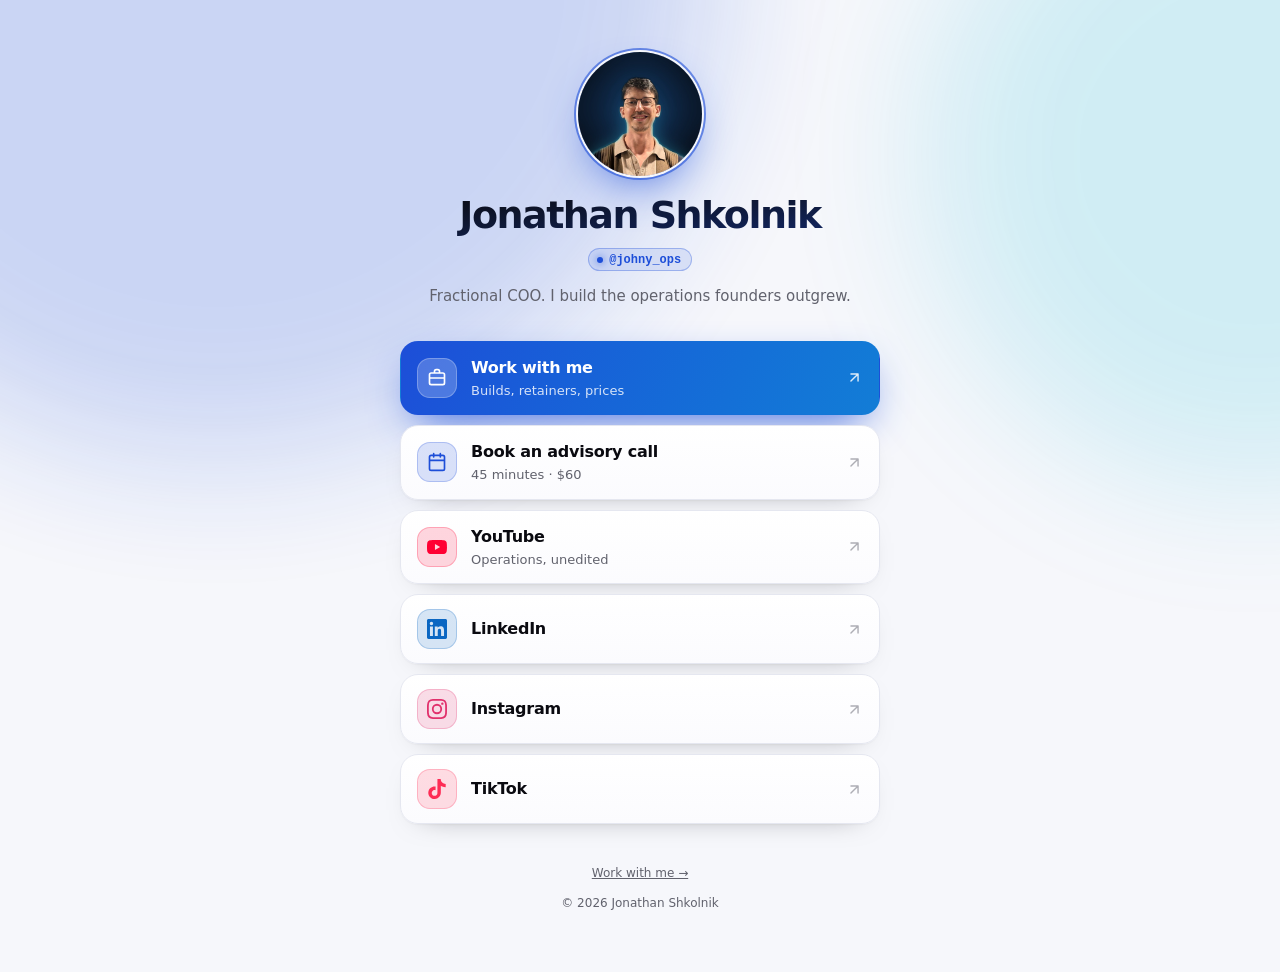
<file: index.html>
<!doctype html>
<html lang="en">
<head>
<meta charset="utf-8">
<meta name="viewport" content="width=device-width, initial-scale=1">
<!--meta:start-->
<title>Jonathan Shkolnik — johny.ops</title>
<meta name="description" content="Fractional COO. Operations, systems, and the boring work that makes companies run.">
<link rel="canonical" href="https://johnyops.com">
<meta property="og:type" content="profile">
<meta property="og:title" content="Jonathan Shkolnik — johny.ops">
<meta property="og:description" content="Fractional COO. Operations, systems, and the boring work that makes companies run.">
<meta property="og:url" content="https://johnyops.com">
<meta property="og:image" content="https://johnyops.com/avatar.jpg">
<meta name="twitter:card" content="summary_large_image">
<meta name="theme-color" content="#1d4ed8">
<!--meta:end-->
<link rel="icon" href="data:,">
<link rel="stylesheet" href="style.css">
</head>
<body>
<main>
  <header>
    <div id="avatarWrap" hidden><img id="avatar" alt=""></div>
    <h1 id="name"></h1>
    <p class="pill" id="handle" hidden></p>
    <p id="tagline"></p>
  </header>

  <nav aria-label="Links"><ul class="links" id="links"></ul></nav>

  <form class="surface signup" id="signup" hidden>
    <h2 id="emailHeading"></h2>
    <p id="emailSub"></p>
    <div class="row">
      <label for="email" style="position:absolute;left:-9999px">Email address</label>
      <input id="email" name="email" type="email" required autocomplete="email" placeholder="you@example.com">
      <button class="btn" type="submit" id="submit"></button>
    </div>
    <p id="formMsg" role="status" aria-live="polite"></p>
  </form>

  <footer>
    <p><a href="services.html">Work with me →</a></p>
    <p id="footer"></p>
  </footer>
</main>

<script src="config.js"></script>
<script>
(function () {
  var c = CONFIG, NS = "http://www.w3.org/2000/svg";

  // real brand marks, so the page does not look like an emoji picker
  var ICONS = {
    youtube:   { c: "#FF0033", d: "M23.5 6.19a3.02 3.02 0 0 0-2.12-2.14C19.5 3.55 12 3.55 12 3.55s-7.5 0-9.38.5A3.02 3.02 0 0 0 .5 6.19C0 8.07 0 12 0 12s0 3.93.5 5.81a3.02 3.02 0 0 0 2.12 2.14c1.88.5 9.38.5 9.38.5s7.5 0 9.38-.5a3.02 3.02 0 0 0 2.12-2.14C24 15.93 24 12 24 12s0-3.93-.5-5.81zM9.55 15.57V8.43L15.82 12l-6.27 3.57z" },
    linkedin:  { c: "#0A66C2", d: "M20.45 20.45h-3.55v-5.57c0-1.33-.03-3.04-1.85-3.04-1.86 0-2.14 1.45-2.14 2.94v5.67H9.35V9h3.42v1.56h.04c.48-.9 1.64-1.85 3.37-1.85 3.6 0 4.27 2.37 4.27 5.46v6.28zM5.34 7.43a2.06 2.06 0 1 1 0-4.13 2.06 2.06 0 0 1 0 4.13zm1.78 13.02H3.56V9h3.56v11.45zM22.22 0H1.77C.79 0 0 .77 0 1.73v20.54C0 23.23.79 24 1.77 24h20.45c.98 0 1.78-.77 1.78-1.73V1.73C24 .77 23.2 0 22.22 0z" },
    instagram: { c: "#E1306C", d: "M12 2.16c3.2 0 3.58.01 4.85.07 3.25.15 4.77 1.69 4.92 4.92.06 1.27.07 1.65.07 4.85s-.01 3.58-.07 4.85c-.15 3.23-1.66 4.77-4.92 4.92-1.27.06-1.64.07-4.85.07s-3.58-.01-4.85-.07c-3.26-.15-4.77-1.7-4.92-4.92-.06-1.27-.07-1.65-.07-4.85s.01-3.58.07-4.85c.15-3.23 1.66-4.77 4.92-4.92 1.27-.06 1.65-.07 4.85-.07zm0-2.16C8.74 0 8.33.01 7.05.07c-4.36.2-6.78 2.62-6.98 6.98C.01 8.33 0 8.74 0 12s.01 3.67.07 4.95c.2 4.36 2.62 6.78 6.98 6.98 1.28.06 1.69.07 4.95.07s3.67-.01 4.95-.07c4.35-.2 6.78-2.62 6.98-6.98.06-1.28.07-1.69.07-4.95s-.01-3.67-.07-4.95c-.2-4.35-2.62-6.78-6.98-6.98C15.67.01 15.26 0 12 0zm0 5.84a6.16 6.16 0 1 0 0 12.32 6.16 6.16 0 0 0 0-12.32zM12 16a4 4 0 1 1 0-8 4 4 0 0 1 0 8zm6.41-11.85a1.44 1.44 0 1 0 0 2.89 1.44 1.44 0 0 0 0-2.89z" },
    tiktok:    { c: "#FE2C55", d: "M12.53.02c1.31-.02 2.61-.01 3.91-.02.08 1.53.63 3.09 1.75 4.17 1.12 1.11 2.7 1.62 4.24 1.79v4.03c-1.44-.05-2.89-.35-4.2-.97-.57-.26-1.1-.59-1.62-.93-.01 2.92.01 5.84-.02 8.75-.08 1.4-.54 2.79-1.35 3.94-1.31 1.92-3.58 3.17-5.91 3.21-1.43.08-2.86-.31-4.08-1.03-2.02-1.19-3.44-3.37-3.65-5.71-.02-.5-.03-1-.01-1.49.18-1.9 1.12-3.72 2.58-4.96 1.66-1.44 3.98-2.13 6.15-1.72.02 1.48-.04 2.96-.04 4.44-.99-.32-2.15-.23-3.02.37-.63.41-1.11 1.04-1.36 1.75-.21.51-.15 1.07-.14 1.61.24 1.64 1.82 3.02 3.5 2.87 1.12-.01 2.19-.66 2.77-1.61.19-.33.4-.67.41-1.06.1-1.79.06-3.57.07-5.36.01-4.03-.01-8.05.02-12.07z" },
    substack:  { c: "#FF6719", d: "M22.54 8.24H1.46V5.41h21.08v2.83zM1.46 10.81V24L12 18.11 22.54 24V10.81H1.46zM22.54 0H1.46v2.84h21.08V0z" },
    calendar:  { s: 1, d: "M8 2v4M16 2v4M3 10h18M5 4h14a2 2 0 0 1 2 2v14a2 2 0 0 1-2 2H5a2 2 0 0 1-2-2V6a2 2 0 0 1 2-2z" },
    briefcase: { s: 1, d: "M9 6V4a2 2 0 0 1 2-2h2a2 2 0 0 1 2 2v2M3 8a2 2 0 0 1 2-2h14a2 2 0 0 1 2 2v10a2 2 0 0 1-2 2H5a2 2 0 0 1-2-2V8zM3 12h18" },
    mail:      { s: 1, d: "M4 4h16a2 2 0 0 1 2 2v12a2 2 0 0 1-2 2H4a2 2 0 0 1-2-2V6a2 2 0 0 1 2-2zM22 7l-10 6L2 7" },
    link:      { s: 1, d: "M10 13a5 5 0 0 0 7.5.5l3-3a5 5 0 0 0-7-7l-1.7 1.7M14 11a5 5 0 0 0-7.5-.5l-3 3a5 5 0 0 0 7 7l1.7-1.7" }
  };

  function svg(d, stroke) {
    var s = document.createElementNS(NS, "svg");
    s.setAttribute("viewBox", "0 0 24 24");
    s.setAttribute("aria-hidden", "true");
    var p = document.createElementNS(NS, "path");
    p.setAttribute("d", d);
    if (stroke) {
      s.setAttribute("fill", "none");
      s.setAttribute("stroke", "currentColor");
      s.setAttribute("stroke-width", "2");
      s.setAttribute("stroke-linecap", "round");
      s.setAttribute("stroke-linejoin", "round");
    } else {
      s.setAttribute("fill", "currentColor");
    }
    s.appendChild(p);
    return s;
  }

  // ---- click + pageview tracking (no backend; GoatCounter's public pixel) ----
  function track(path) {
    if (!c.goatcounter) return;
    fetch("https://" + c.goatcounter + ".goatcounter.com/count?p=" +
          encodeURIComponent(path) + "&e=true&r=" + encodeURIComponent(document.referrer),
          { mode: "no-cors", keepalive: true }).catch(function () {});
  }
  track("/");

  // ---- header ----
  document.title = (c.seo && c.seo.title) || c.name;
  document.getElementById("name").textContent = c.name;
  document.getElementById("tagline").textContent = c.tagline || "";
  if (c.handle) {
    var hEl = document.getElementById("handle");
    hEl.textContent = c.handle;
    hEl.hidden = false;
  }
  if (c.avatar) {
    var img = document.getElementById("avatar"), wrap = document.getElementById("avatarWrap");
    img.onerror = function () { wrap.hidden = true; };
    img.src = c.avatar;
    img.alt = c.name;
    wrap.hidden = false;
  }
  if (c.theme) {
    var accent = matchMedia("(prefers-color-scheme: dark)").matches
      ? (c.theme.accentDark || c.theme.accent) : c.theme.accent;
    if (accent) document.documentElement.style.setProperty("--accent", accent);
  }
  document.getElementById("footer").textContent = "© " + new Date().getFullYear() + " " + c.name;

  // ---- links ----
  var list = document.getElementById("links");
  c.links.forEach(function (l) {
    var a = document.createElement("a");
    a.className = "link" + (l.featured ? " featured" : "");
    a.href = l.url;
    a.rel = "noopener me";

    var chip = document.createElement("span");
    chip.className = "chip";
    var ico = ICONS[l.icon];
    if (ico) {
      a.style.setProperty("--brand", ico.c || "var(--accent)");
      chip.appendChild(svg(ico.d, ico.s));
    } else if (l.icon && /^(https?:|\/|\.)|\.(png|jpe?g|svg|webp|gif)$/i.test(l.icon)) {
      a.style.setProperty("--brand", "var(--accent)");
      var im = document.createElement("img");
      im.src = l.icon; im.alt = "";
      chip.appendChild(im);
    } else if (l.icon) {
      a.style.setProperty("--brand", "var(--accent)");
      var em = document.createElement("span");
      em.className = "emoji";
      em.textContent = l.icon;
      em.setAttribute("aria-hidden", "true");
      chip.appendChild(em);
    } else {
      a.style.setProperty("--brand", "var(--accent)");
      chip.appendChild(svg(ICONS.link.d, 1));
    }
    a.appendChild(chip);

    var txt = document.createElement("span");
    txt.className = "text";
    var lab = document.createElement("span");
    lab.className = "label";
    lab.textContent = l.label;
    txt.appendChild(lab);
    if (l.description) {
      var d = document.createElement("span");
      d.className = "desc";
      d.textContent = l.description;
      txt.appendChild(d);
    }
    a.appendChild(txt);

    var go = svg("M7 17L17 7M7 7h10v10", 1);
    go.setAttribute("class", "go");
    a.appendChild(go);

    a.addEventListener("click", function () { track("/click/" + l.label); });

    var li = document.createElement("li");
    li.appendChild(a);
    list.appendChild(li);
  });

  // ---- email capture ----
  if (c.emailEndpoint) {
    var form = document.getElementById("signup"),
        msg = document.getElementById("formMsg"),
        btn = document.getElementById("submit");
    document.getElementById("emailHeading").textContent = c.emailHeading || "Subscribe";
    document.getElementById("emailSub").textContent = c.emailSub || "";
    btn.textContent = c.emailButton || "Subscribe";
    form.hidden = false;
    form.addEventListener("submit", function (e) {
      e.preventDefault();
      btn.disabled = true;
      msg.textContent = "Sending…";
      fetch(c.emailEndpoint, {
        method: "POST",
        headers: { "Content-Type": "application/json", "Accept": "application/json" },
        body: JSON.stringify({ email: document.getElementById("email").value })
      }).then(function (r) {
        if (!r.ok) throw new Error(r.status);
        form.reset();
        msg.textContent = "Thanks — check your inbox.";
        track("/signup");
      }).catch(function () {
        msg.textContent = "Something went wrong. Try again?";
      }).finally(function () { btn.disabled = false; });
    });
  }
})();
</script>
</body>
</html>
</file>
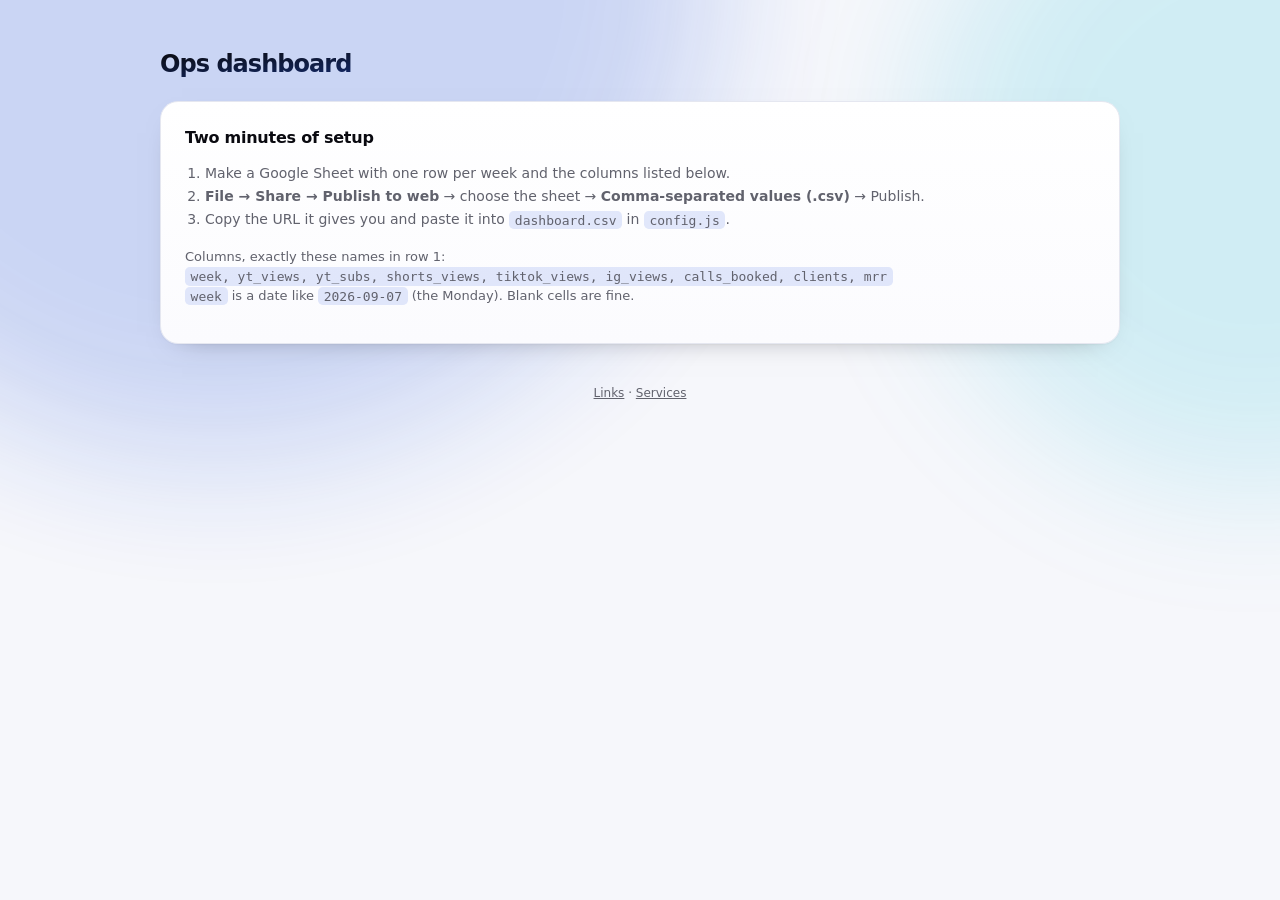
<file: dashboard.html>
<!doctype html>
<html lang="en">
<head>
<meta charset="utf-8">
<meta name="viewport" content="width=device-width, initial-scale=1">
<meta name="robots" content="noindex, nofollow">
<title>Ops dashboard</title>
<link rel="icon" href="data:,">
<link rel="stylesheet" href="style.css">
<style>
main.dash { max-width: 60rem; }
.head { display: flex; align-items: baseline; justify-content: space-between; gap: 1rem; flex-wrap: wrap; margin-bottom: 1.5rem; }
.head h1 { font-size: 1.5rem; }
.stamp { color: var(--muted); font: 500 .75rem/1.4 ui-monospace, SFMono-Regular, Menlo, monospace; }
.eyebrow {
  font: 650 .6875rem/1 ui-monospace, SFMono-Regular, Menlo, monospace;
  letter-spacing: .12em; text-transform: uppercase; color: var(--muted); margin: 2.25rem 0 .875rem;
}
.tiles { display: grid; gap: .75rem; grid-template-columns: repeat(2, 1fr); }
@media (min-width: 44rem) { .tiles { grid-template-columns: repeat(4, 1fr); } }
.tile { padding: 1rem 1.125rem; }
.tile .k { font: 650 .6875rem/1.3 ui-monospace, SFMono-Regular, Menlo, monospace;
  letter-spacing: .06em; text-transform: uppercase; color: var(--muted); }
.tile .v { font-size: 1.625rem; font-weight: 800; letter-spacing: -.04em; margin-top: .375rem; }
.tile .d { font-size: .75rem; margin-top: .125rem; color: var(--muted); }
.up { color: #16a34a; } .down { color: #dc2626; }
@media (prefers-color-scheme: dark) { .up { color: #4ade80; } .down { color: #f87171; } }

.panel { padding: 1.25rem; }
.pair { display: grid; gap: .75rem; }
@media (min-width: 46rem) { .pair { grid-template-columns: 1fr 1fr; } }
.chart { width: 100%; height: 200px; display: block; overflow: visible; }
.chart .grid { stroke: var(--border); stroke-width: 1; }
.chart .lbl { fill: var(--muted); font-size: 10px; font-family: ui-monospace, Menlo, monospace; }
.legend { display: flex; gap: 1rem; flex-wrap: wrap; margin-top: .75rem; font-size: .75rem; color: var(--muted); }
.legend i { display: inline-block; width: 10px; height: 10px; border-radius: 3px; margin-right: .35rem; vertical-align: -1px; }

table { width: 100%; border-collapse: collapse; font-size: .8125rem; }
.scroll { overflow-x: auto; }
th, td { text-align: right; padding: .55rem .6rem; border-bottom: 1px solid var(--border); white-space: nowrap; }
th:first-child, td:first-child { text-align: left; position: sticky; left: 0; background: var(--card); }
th { color: var(--muted); font-weight: 650; font-size: .6875rem; text-transform: uppercase;
  letter-spacing: .06em; }
tbody tr:last-child td { border-bottom: 0; }

.setup { padding: 1.5rem; }
.setup h2 { margin-bottom: .75rem; }
.setup ol { padding-left: 1.25rem; margin: 0; color: var(--muted); font-size: .875rem; line-height: 1.65; }
.setup code { font-family: ui-monospace, SFMono-Regular, Menlo, monospace; font-size: .8125rem;
  background: color-mix(in srgb, var(--accent) 12%, transparent); padding: .1rem .35rem; border-radius: .3rem; }
.setup .cols { margin-top: 1rem; font-size: .8125rem; color: var(--muted); }
.err { color: #dc2626; font-size: .875rem; }
@media (prefers-color-scheme: dark) { .err { color: #f87171; } }
</style>
</head>
<body>
<main class="dash">
  <div class="head">
    <h1>Ops dashboard</h1>
    <span class="stamp" id="stamp"></span>
  </div>

  <div id="setup" class="surface setup" hidden>
    <h2>Two minutes of setup</h2>
    <ol>
      <li>Make a Google Sheet with one row per week and the columns listed below.</li>
      <li><strong>File → Share → Publish to web</strong> → choose the sheet → <strong>Comma-separated values (.csv)</strong> → Publish.</li>
      <li>Copy the URL it gives you and paste it into <code>dashboard.csv</code> in <code>config.js</code>.</li>
    </ol>
    <p class="cols">Columns, exactly these names in row 1:<br>
      <code>week, yt_views, yt_subs, shorts_views, tiktok_views, ig_views, calls_booked, clients, mrr</code><br>
      <code>week</code> is a date like <code>2026-09-07</code> (the Monday). Blank cells are fine.</p>
  </div>

  <div id="dash" hidden>
    <p class="eyebrow">This week</p>
    <div class="tiles" id="tiles"></div>

    <p class="eyebrow">Money</p>
    <div class="pair">
      <div class="surface panel">
        <svg class="chart" id="mrrChart" preserveAspectRatio="none" aria-label="MRR over time"></svg>
        <div class="legend"><span><i style="background:var(--accent)"></i>MRR ($/month)</span></div>
      </div>
      <div class="surface panel">
        <svg class="chart" id="callsChart" preserveAspectRatio="none" aria-label="Calls booked per week"></svg>
        <div class="legend"><span><i style="background:var(--spark)"></i>Calls booked</span></div>
      </div>
    </div>

    <p class="eyebrow">Reach</p>
    <div class="surface panel">
      <svg class="chart" id="reachChart" preserveAspectRatio="none" aria-label="Views by platform"></svg>
      <div class="legend" id="reachLegend"></div>
    </div>

    <p class="eyebrow">Every week</p>
    <div class="surface panel scroll">
      <table id="table"></table>
    </div>
  </div>

  <p id="err" class="err" hidden></p>

  <footer>
    <p><a href="index.html">Links</a> · <a href="services.html">Services</a></p>
  </footer>
</main>

<script src="config.js"></script>
<script>
(function () {
  var c = CONFIG;
  var url = c.dashboard && c.dashboard.csv;

  if (c.theme) {
    var accent = matchMedia("(prefers-color-scheme: dark)").matches
      ? (c.theme.accentDark || c.theme.accent) : c.theme.accent;
    if (accent) document.documentElement.style.setProperty("--accent", accent);
  }

  if (!url) { document.getElementById("setup").hidden = false; return; }

  // --- CSV parsing. Handles quoted fields, which Sheets emits for any cell
  // containing a comma. Naive split() silently corrupts those rows.
  function parseCSV(text) {
    var rows = [], row = [], field = "", q = false, i = 0;
    text = text.replace(/\r\n?/g, "\n");
    for (; i < text.length; i++) {
      var ch = text[i];
      if (q) {
        if (ch === '"') { if (text[i + 1] === '"') { field += '"'; i++; } else q = false; }
        else field += ch;
      } else if (ch === '"') q = true;
      else if (ch === ",") { row.push(field); field = ""; }
      else if (ch === "\n") { row.push(field); rows.push(row); row = []; field = ""; }
      else field += ch;
    }
    if (field !== "" || row.length) { row.push(field); rows.push(row); }
    return rows.filter(function (r) { return r.some(function (x) { return x.trim() !== ""; }); });
  }

  var num = function (v) {
    var n = parseFloat(String(v == null ? "" : v).replace(/[^0-9.\-]/g, ""));
    return isFinite(n) ? n : 0;
  };
  var fmt = function (n) {
    if (n >= 1e6) return (n / 1e6).toFixed(1).replace(/\.0$/, "") + "M";
    if (n >= 1e3) return (n / 1e3).toFixed(1).replace(/\.0$/, "") + "k";
    return String(Math.round(n));
  };

  function line(svg, series, colors, labels) {
    var W = 800, H = 200, pad = { t: 12, r: 10, b: 22, l: 40 };
    svg.setAttribute("viewBox", "0 0 " + W + " " + H);
    svg.innerHTML = "";
    var NS = "http://www.w3.org/2000/svg";
    var all = series.reduce(function (a, s) { return a.concat(s); }, []);
    var max = Math.max.apply(null, all.concat([1]));
    var n = Math.max.apply(null, series.map(function (s) { return s.length; }));
    var x = function (i) { return pad.l + (n < 2 ? 0 : i * (W - pad.l - pad.r) / (n - 1)); };
    var y = function (v) { return pad.t + (1 - v / max) * (H - pad.t - pad.b); };

    [0, 0.5, 1].forEach(function (t) {
      var yy = y(max * t);
      var ln = document.createElementNS(NS, "line");
      ln.setAttribute("class", "grid");
      ln.setAttribute("x1", pad.l); ln.setAttribute("x2", W - pad.r);
      ln.setAttribute("y1", yy); ln.setAttribute("y2", yy);
      svg.appendChild(ln);
      var tx = document.createElementNS(NS, "text");
      tx.setAttribute("class", "lbl"); tx.setAttribute("x", 2); tx.setAttribute("y", yy + 3);
      tx.textContent = fmt(max * t);
      svg.appendChild(tx);
    });

    series.forEach(function (s, si) {
      if (!s.length) return;
      var d = s.map(function (v, i) { return (i ? "L" : "M") + x(i) + " " + y(v); }).join(" ");
      var p = document.createElementNS(NS, "path");
      p.setAttribute("d", d);
      p.setAttribute("fill", "none");
      p.setAttribute("stroke", colors[si]);
      p.setAttribute("stroke-width", "2.5");
      p.setAttribute("stroke-linejoin", "round");
      p.setAttribute("stroke-linecap", "round");
      svg.appendChild(p);
      var last = document.createElementNS(NS, "circle");
      last.setAttribute("cx", x(s.length - 1)); last.setAttribute("cy", y(s[s.length - 1]));
      last.setAttribute("r", 3.5); last.setAttribute("fill", colors[si]);
      svg.appendChild(last);
    });

    if (labels) labels.forEach(function (l, i) {
      if (n > 8 && i % Math.ceil(n / 6) !== 0 && i !== n - 1) return;
      var tx = document.createElementNS(NS, "text");
      tx.setAttribute("class", "lbl");
      tx.setAttribute("x", x(i)); tx.setAttribute("y", H - 6);
      tx.setAttribute("text-anchor", i === 0 ? "start" : (i === n - 1 ? "end" : "middle"));
      tx.textContent = l;
      svg.appendChild(tx);
    });
  }

  fetch(url).then(function (r) {
    if (!r.ok) throw new Error("HTTP " + r.status);
    return r.text();
  }).then(function (text) {
    var rows = parseCSV(text);
    if (rows.length < 2) throw new Error("the sheet has no data rows yet");

    var head = rows[0].map(function (h) { return h.trim().toLowerCase(); });
    var col = function (name) { return head.indexOf(name); };
    var data = rows.slice(1).map(function (r) {
      var o = {};
      head.forEach(function (h, i) { o[h] = r[i]; });
      return o;
    });

    var weeks = data.map(function (d) { return (d.week || "").slice(5); });
    var mrr = data.map(function (d) { return num(d.mrr); });
    var calls = data.map(function (d) { return num(d.calls_booked); });
    var now = data[data.length - 1], prev = data[data.length - 2] || {};

    var totalViews = function (d) {
      return num(d.yt_views) + num(d.shorts_views) + num(d.tiktok_views) + num(d.ig_views);
    };

    var tiles = [
      { k: "Views", v: fmt(totalViews(now)), prev: totalViews(prev), cur: totalViews(now) },
      { k: "Subscribers", v: fmt(num(now.yt_subs)), prev: num(prev.yt_subs), cur: num(now.yt_subs) },
      { k: "Calls booked", v: fmt(num(now.calls_booked)), prev: num(prev.calls_booked), cur: num(now.calls_booked) },
      { k: "MRR", v: "$" + fmt(num(now.mrr)), prev: num(prev.mrr), cur: num(now.mrr) },
    ];
    var box = document.getElementById("tiles");
    tiles.forEach(function (t) {
      var d = document.createElement("div");
      d.className = "surface tile";
      var delta = t.cur - t.prev;
      var pct = t.prev ? Math.round(delta / t.prev * 100) : null;
      d.innerHTML = '<div class="k"></div><div class="v"></div><div class="d"></div>';
      d.querySelector(".k").textContent = t.k;
      d.querySelector(".v").textContent = t.v;
      var dd = d.querySelector(".d");
      if (pct === null) { dd.textContent = "no prior week"; }
      else {
        dd.textContent = (delta >= 0 ? "+" : "") + pct + "% vs last week";
        dd.className = "d " + (delta >= 0 ? "up" : "down");
      }
      box.appendChild(d);
    });

    var cs = getComputedStyle(document.documentElement);
    var A = cs.getPropertyValue("--accent").trim() || "#1d4ed8";
    var B = cs.getPropertyValue("--spark").trim() || "#06b6d4";
    line(document.getElementById("mrrChart"), [mrr], [A], weeks);
    line(document.getElementById("callsChart"), [calls], [B], weeks);

    var platforms = [
      ["yt_views", "YouTube", "#FF0033"],
      ["shorts_views", "Shorts", A],
      ["tiktok_views", "TikTok", "#FE2C55"],
      ["ig_views", "Instagram", "#E1306C"],
    ].filter(function (p) { return col(p[0]) !== -1; });
    line(document.getElementById("reachChart"),
      platforms.map(function (p) { return data.map(function (d) { return num(d[p[0]]); }); }),
      platforms.map(function (p) { return p[2]; }), weeks);
    document.getElementById("reachLegend").innerHTML = platforms.map(function (p) {
      return '<span><i style="background:' + p[2] + '"></i>' + p[1] + '</span>';
    }).join("");

    var t = document.getElementById("table");
    var thead = "<thead><tr>" + head.map(function (h) {
      return "<th>" + h.replace(/_/g, " ") + "</th>";
    }).join("") + "</tr></thead>";
    var tbody = "<tbody>" + data.slice().reverse().map(function (d) {
      return "<tr>" + head.map(function (h) {
        var v = d[h] == null ? "" : d[h];
        return "<td>" + String(v).replace(/[<>&]/g, "") + "</td>";
      }).join("") + "</tr>";
    }).join("") + "</tbody>";
    t.innerHTML = thead + tbody;

    document.getElementById("stamp").textContent =
      data.length + " weeks · updated " + new Date().toLocaleDateString();
    document.getElementById("dash").hidden = false;
  }).catch(function (e) {
    var el = document.getElementById("err");
    el.textContent = "Couldn't load the sheet (" + e.message + "). Check that it's published to " +
      "the web as CSV and that the link in config.js is the published URL, not the edit URL.";
    el.hidden = false;
    document.getElementById("setup").hidden = false;
  });
})();
</script>
</body>
</html>
</file>
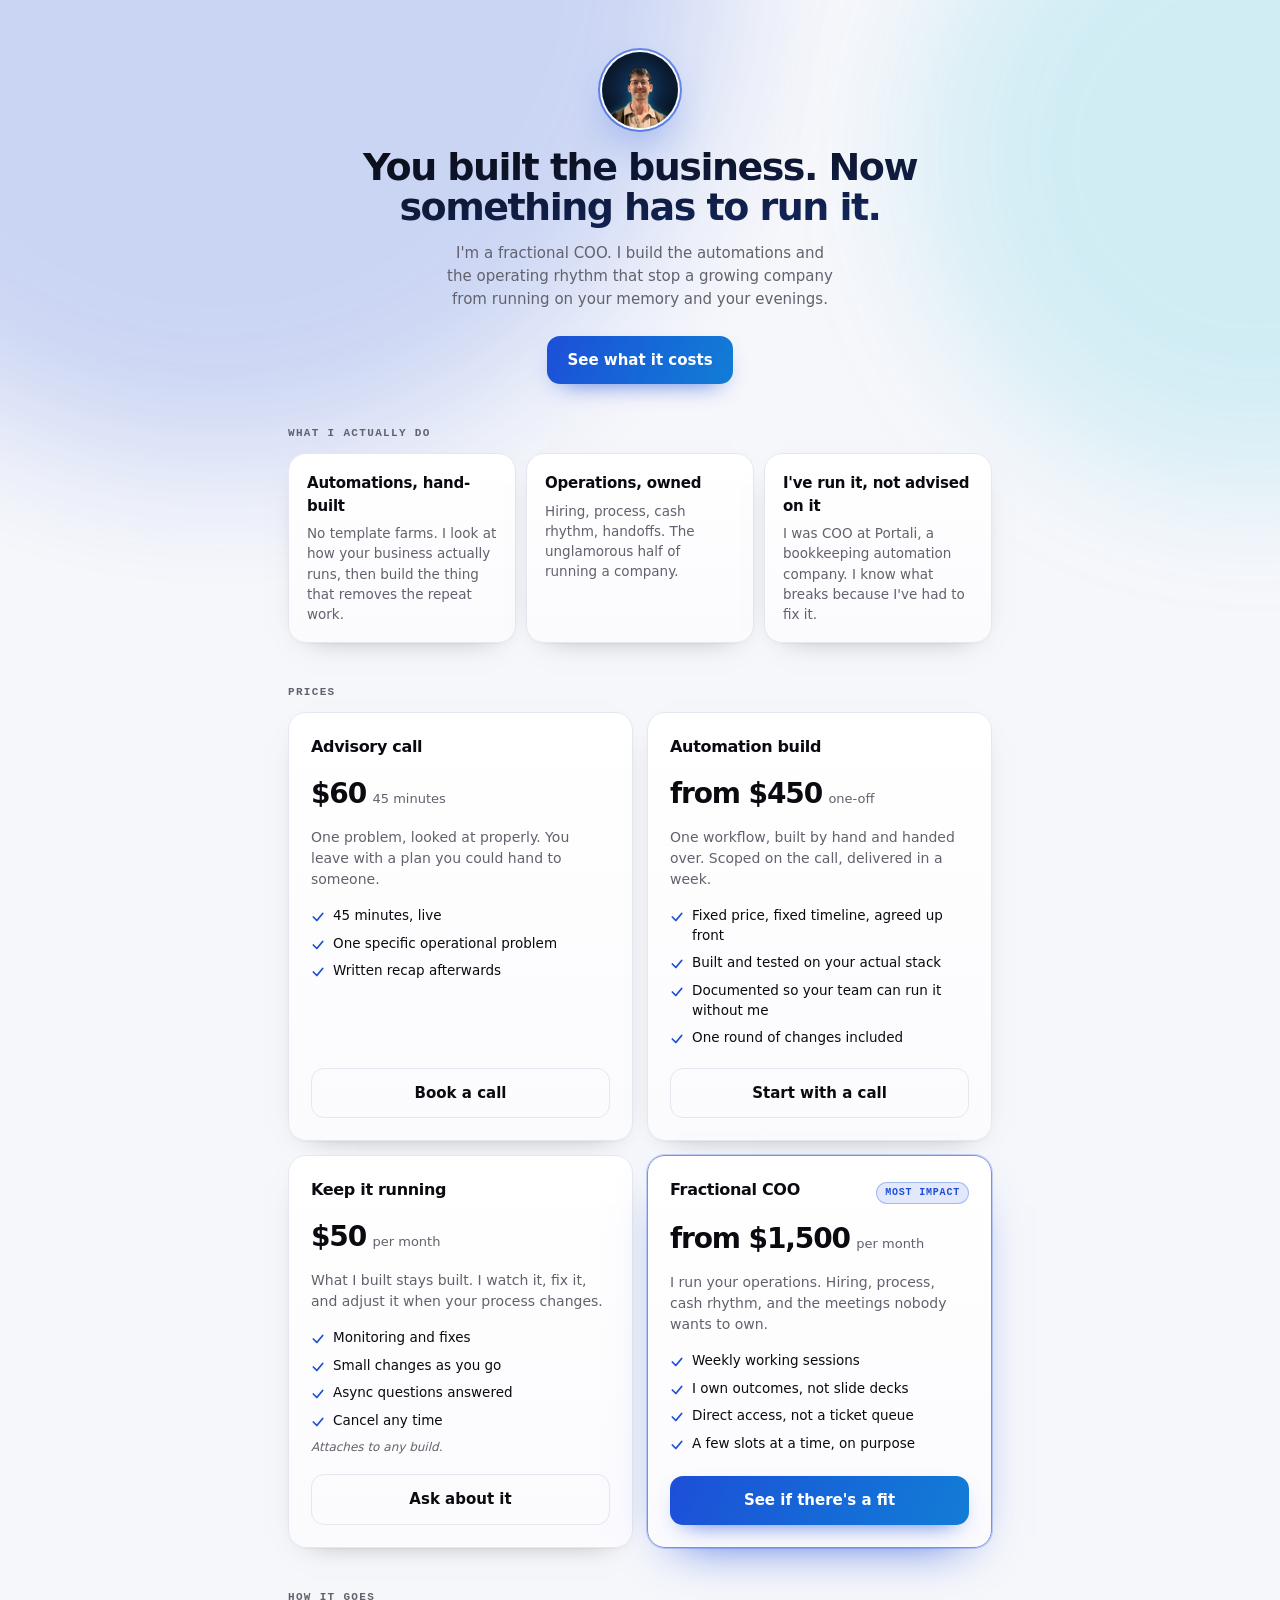
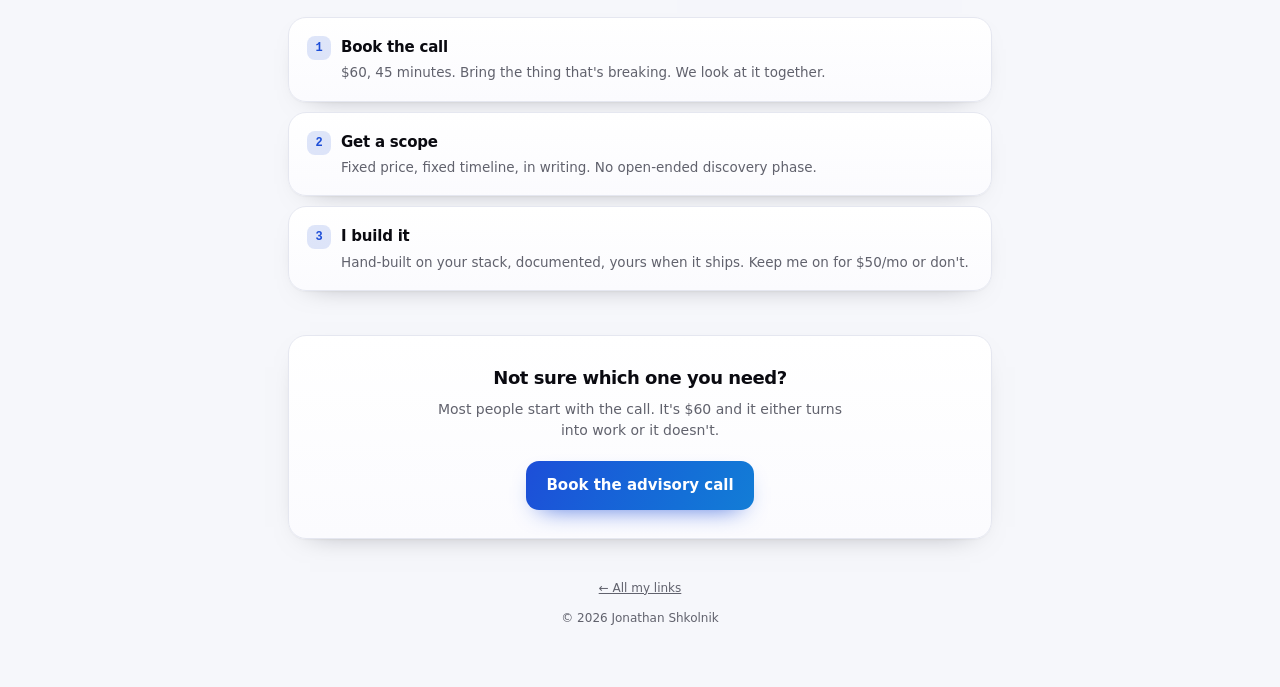
<file: services.html>
<!doctype html>
<html lang="en">
<head>
<meta charset="utf-8">
<meta name="viewport" content="width=device-width, initial-scale=1">
<!--meta:start-->
<title>Work with me — Jonathan Shkolnik</title>
<meta name="description" content="Fractional COO. Hand-built automations, operations retainers, and the boring work that keeps a company running. From $60.">
<link rel="canonical" href="https://johnyops.com/services">
<meta property="og:type" content="website">
<meta property="og:title" content="Work with me — Jonathan Shkolnik">
<meta property="og:description" content="Fractional COO. Hand-built automations, operations retainers, and the boring work that keeps a company running. From $60.">
<meta property="og:url" content="https://johnyops.com/services">
<meta property="og:image" content="https://johnyops.com/avatar.jpg">
<meta name="twitter:card" content="summary_large_image">
<meta name="theme-color" content="#1d4ed8">
<!--meta:end-->
<link rel="icon" href="data:,">
<link rel="stylesheet" href="style.css">
<style>
section { margin-top: 2.75rem; }
.eyebrow {
  font: 650 .6875rem/1 ui-monospace, SFMono-Regular, "SF Mono", Menlo, monospace;
  letter-spacing: .12em; text-transform: uppercase; color: var(--muted);
  margin: 0 0 .875rem;
}
.pillars { display: grid; gap: .625rem; }
@media (min-width: 40rem) { .pillars { grid-template-columns: repeat(3, 1fr); } }
.pillar { padding: 1.125rem; }
.pillar h3 { margin: 0 0 .375rem; font-size: .9375rem; font-weight: 650; letter-spacing: -.015em; }
.pillar p { margin: 0; color: var(--muted); font-size: .8438rem; line-height: 1.5; }

.tiers { display: grid; gap: .875rem; }
@media (min-width: 46rem) { .tiers { grid-template-columns: repeat(2, 1fr); } }
.tier { padding: 1.375rem; display: flex; flex-direction: column; }
.tier.is-featured {
  border-color: color-mix(in srgb, var(--accent) 55%, var(--border));
  box-shadow: 0 0 0 1px color-mix(in srgb, var(--accent) 22%, transparent),
              0 20px 50px -30px var(--accent);
}
.tier-top { display: flex; align-items: baseline; justify-content: space-between; gap: .75rem; }
.tier h3 { margin: 0; font-size: 1rem; font-weight: 700; letter-spacing: -.02em; }
.tier .tag {
  font: 650 .625rem/1 ui-monospace, SFMono-Regular, Menlo, monospace;
  letter-spacing: .08em; text-transform: uppercase;
  color: var(--accent); background: color-mix(in srgb, var(--accent) 12%, transparent);
  border: 1px solid color-mix(in srgb, var(--accent) 30%, transparent);
  padding: .3rem .5rem; border-radius: 999px; white-space: nowrap;
}
.price { display: flex; align-items: baseline; gap: .4rem; margin: .875rem 0 .25rem; }
.price b { font-size: 1.75rem; font-weight: 800; letter-spacing: -.04em; }
.price span { color: var(--muted); font-size: .8125rem; }
.tier .blurb { margin: .5rem 0 1rem; color: var(--muted); font-size: .875rem; line-height: 1.5; }
.tier ul { list-style: none; padding: 0; margin: 0 0 1.25rem; display: grid; gap: .5rem; }
.tier li { display: flex; gap: .5rem; font-size: .8438rem; line-height: 1.45; }
.tier li svg { flex: none; width: .875rem; height: .875rem; margin-top: .25rem; color: var(--accent); }
.tier .note {
  margin: -.75rem 0 1.125rem; font-size: .75rem; color: var(--muted); font-style: italic;
}
.tier .btn { margin-top: auto; }

.steps { display: grid; gap: .625rem; counter-reset: step; }
.step { padding: 1.125rem 1.125rem 1.125rem 3.25rem; position: relative; }
.step::before {
  counter-increment: step; content: counter(step);
  position: absolute; left: 1.125rem; top: 1.125rem;
  width: 1.5rem; height: 1.5rem; border-radius: .5rem;
  display: grid; place-items: center;
  background: color-mix(in srgb, var(--accent) 14%, transparent);
  color: var(--accent);
  font: 700 .75rem/1 ui-monospace, SFMono-Regular, Menlo, monospace;
}
.step h3 { margin: 0 0 .25rem; font-size: .9375rem; font-weight: 650; letter-spacing: -.015em; }
.step p { margin: 0; color: var(--muted); font-size: .8438rem; line-height: 1.5; }

.closing { padding: 1.75rem 1.375rem; text-align: center; }
.closing h2 { font-size: 1.125rem; font-weight: 700; letter-spacing: -.025em; }
.closing p { margin: .5rem auto 1.25rem; max-width: 26rem; color: var(--muted); font-size: .875rem; }
</style>
</head>
<body>
<main class="wide">
  <header>
    <div id="avatarWrap" class="sm" hidden><img id="avatar" alt=""></div>
    <h1 id="headline"></h1>
    <p class="lede" id="lede"></p>
    <p style="margin:1.5rem 0 0"><a class="btn" id="heroCta" href="#tiers">See what it costs</a></p>
  </header>

  <section>
    <p class="eyebrow">What I actually do</p>
    <div class="pillars" id="pillars"></div>
  </section>

  <section id="tiers">
    <p class="eyebrow">Prices</p>
    <div class="tiers" id="tierGrid"></div>
  </section>

  <section>
    <p class="eyebrow">How it goes</p>
    <div class="steps" id="steps"></div>
  </section>

  <section>
    <div class="surface closing">
      <h2 id="closeTitle"></h2>
      <p id="closeBody"></p>
      <a class="btn" id="closeCta" href="#"></a>
    </div>
  </section>

  <footer>
    <p><a href="index.html">← All my links</a></p>
    <p id="copy"></p>
  </footer>
</main>

<script src="config.js"></script>
<script>
(function () {
  var c = CONFIG, s = c.services;

  function track(path) {
    if (!c.goatcounter) return;
    fetch("https://" + c.goatcounter + ".goatcounter.com/count?p=" +
          encodeURIComponent(path) + "&e=true&r=" + encodeURIComponent(document.referrer),
          { mode: "no-cors", keepalive: true }).catch(function () {});
  }
  track("/services");

  var tick = '<svg viewBox="0 0 24 24" fill="none" stroke="currentColor" stroke-width="3" ' +
             'stroke-linecap="round" stroke-linejoin="round" aria-hidden="true"><path d="M4 12l6 6L20 6"/></svg>';

  document.title = s.seo.title;
  document.getElementById("headline").textContent = s.headline;
  document.getElementById("lede").textContent = s.lede;
  document.getElementById("copy").textContent = "© " + new Date().getFullYear() + " " + c.name;

  if (c.avatar) {
    var img = document.getElementById("avatar"), wrap = document.getElementById("avatarWrap");
    img.onerror = function () { wrap.hidden = true; };
    img.src = c.avatar; img.alt = c.name; wrap.hidden = false;
  }
  if (c.theme) {
    var accent = matchMedia("(prefers-color-scheme: dark)").matches
      ? (c.theme.accentDark || c.theme.accent) : c.theme.accent;
    if (accent) document.documentElement.style.setProperty("--accent", accent);
  }

  var el = function (tag, cls, text) {
    var n = document.createElement(tag);
    if (cls) n.className = cls;
    if (text != null) n.textContent = text;
    return n;
  };

  var pg = document.getElementById("pillars");
  s.pillars.forEach(function (p) {
    var d = el("div", "surface pillar");
    d.appendChild(el("h3", null, p.title));
    d.appendChild(el("p", null, p.body));
    pg.appendChild(d);
  });

  var grid = document.getElementById("tierGrid");
  s.tiers.forEach(function (t) {
    var card = el("div", "surface tier" + (t.featured ? " is-featured" : ""));

    var top = el("div", "tier-top");
    top.appendChild(el("h3", null, t.name));
    if (t.featured) top.appendChild(el("span", "tag", "Most impact"));
    card.appendChild(top);

    var price = el("div", "price");
    price.appendChild(el("b", null, t.price));
    if (t.unit) price.appendChild(el("span", null, t.unit));
    card.appendChild(price);

    card.appendChild(el("p", "blurb", t.blurb));

    var ul = el("ul");
    (t.features || []).forEach(function (f) {
      var li = el("li");
      li.innerHTML = tick;
      li.appendChild(el("span", null, f));
      ul.appendChild(li);
    });
    card.appendChild(ul);

    if (t.note) card.appendChild(el("p", "note", t.note));

    if (t.cta) {
      var a = el("a", "btn" + (t.featured ? "" : " ghost"), t.cta.label);
      a.href = t.cta.url;
      a.rel = "noopener";
      a.addEventListener("click", function () { track("/cta/" + t.name); });
      card.appendChild(a);
    }
    grid.appendChild(card);
  });

  var steps = document.getElementById("steps");
  s.process.forEach(function (p) {
    var d = el("div", "surface step");
    d.appendChild(el("h3", null, p.title));
    d.appendChild(el("p", null, p.body));
    steps.appendChild(d);
  });

  document.getElementById("closeTitle").textContent = s.closing.title;
  document.getElementById("closeBody").textContent = s.closing.body;
  var cc = document.getElementById("closeCta");
  cc.textContent = s.closing.cta.label;
  cc.href = s.closing.cta.url;
  cc.addEventListener("click", function () { track("/cta/closing"); });
})();
</script>
</body>
</html>
</file>
<file: style.css>
/* Shared by index.html (links) and services.html (pricing). */
:root {
  color-scheme: light dark;
  --bg: #f6f7fb; --fg: #0a0a10; --muted: #61626d;
  --card: #ffffff; --card-2: #fbfbfe;
  --border: #e5e7f0;
  --shadow: 0 1px 2px rgba(10,10,20,.04), 0 10px 30px -22px rgba(10,10,20,.5);
  --accent: #1d4ed8; --on-accent: #ffffff;
  --spark: #06b6d4;
  --glow: color-mix(in srgb, var(--accent) 22%, transparent);
  --brand: var(--accent);
}
@media (prefers-color-scheme: dark) {
  :root {
    --bg: #05060a; --fg: #f5f6fa; --muted: #8a8d9c;
    --card: #101219; --card-2: #0b0d13;
    --border: #1e212b;
    --shadow: 0 10px 34px -22px #000;
    --accent: #60a5fa; --on-accent: #06142e;
    --spark: #22d3ee;
    --glow: color-mix(in srgb, var(--accent) 30%, transparent);
  }
}
* { box-sizing: border-box; }
[hidden] { display: none !important; }
html { -webkit-text-size-adjust: 100%; }
body {
  margin: 0; padding: 3.25rem 1.125rem 3rem;
  background: var(--bg); color: var(--fg);
  font: 400 16px/1.5 system-ui, -apple-system, "Segoe UI", Roboto, sans-serif;
  -webkit-font-smoothing: antialiased; overflow-x: hidden;
}
/* two slow-drifting lights, colored by your accent */
body::before, body::after {
  content: ""; position: fixed; z-index: -1; border-radius: 50%;
  filter: blur(70px); pointer-events: none;
}
body::before {
  width: 78vmax; height: 78vmax; top: -42vmax; left: -22vmax;
  background: var(--glow); opacity: .9;
  animation: drift-a 24s ease-in-out infinite alternate;
}
body::after {
  width: 52vmax; height: 52vmax; top: -14vmax; right: -24vmax;
  background: color-mix(in srgb, var(--spark) 28%, transparent); opacity: .55;
  animation: drift-b 31s ease-in-out infinite alternate;
}
@keyframes drift-a { to { transform: translate3d(16vmax, 8vmax, 0) scale(1.15); } }
@keyframes drift-b { to { transform: translate3d(-14vmax, 12vmax, 0) scale(1.2); } }

main { max-width: 30rem; margin: 0 auto; }
main.wide { max-width: 44rem; }

/* ---- header ---- */
header { text-align: center; margin-bottom: 2rem; }
#avatarWrap { position: relative; width: 124px; margin: 0 auto 1.25rem; }
#avatarWrap.sm { width: 76px; }
#avatarWrap::before {
  content: ""; position: absolute; inset: -18px; border-radius: 50%;
  background: radial-gradient(closest-side, var(--glow), transparent 72%);
}
#avatar {
  position: relative; display: block; width: 124px; height: 124px;
  border-radius: 50%; object-fit: cover;
  box-shadow: 0 0 0 2px var(--bg),
              0 0 0 4px color-mix(in srgb, var(--accent) 60%, transparent),
              0 20px 50px -20px var(--accent);
}
.sm #avatar { width: 76px; height: 76px; }
h1 {
  font-size: clamp(1.9rem, 8.5vw, 2.375rem); font-weight: 800;
  letter-spacing: -.04em; line-height: 1.05; margin: 0;
}
@supports (background-clip: text) or (-webkit-background-clip: text) {
  h1 {
    background: linear-gradient(175deg, var(--fg), color-mix(in srgb, var(--fg) 55%, var(--accent)));
    -webkit-background-clip: text; background-clip: text; color: transparent;
  }
}
.pill {
  display: inline-flex; align-items: center; gap: .4rem;
  margin: .75rem 0 0; padding: .3rem .625rem .3rem .5rem; border-radius: 999px;
  border: 1px solid color-mix(in srgb, var(--accent) 32%, transparent);
  background: color-mix(in srgb, var(--accent) 10%, transparent);
  font: 600 .75rem/1 ui-monospace, SFMono-Regular, "SF Mono", Menlo, monospace;
  color: var(--accent); text-decoration: none;
}
.pill::before {
  content: ""; width: 6px; height: 6px; border-radius: 50%;
  background: currentColor; box-shadow: 0 0 8px currentColor;
}
#tagline, .lede {
  margin: .875rem auto 0; max-width: 27rem;
  color: var(--muted); font-size: .9375rem; line-height: 1.55; text-wrap: balance;
}

/* ---- surfaces ---- */
.surface {
  background: linear-gradient(180deg, var(--card), var(--card-2));
  border: 1px solid var(--border); border-radius: 1.125rem;
  box-shadow: var(--shadow);
}

/* ---- link rows (index) ---- */
ul.links { list-style: none; padding: 0; margin: 0; display: grid; gap: .625rem; }
a.link {
  display: flex; align-items: center; gap: .875rem;
  padding: .875rem 1rem; min-height: 4rem;
  background: linear-gradient(180deg, var(--card), var(--card-2));
  border: 1px solid var(--border); border-radius: 1.125rem;
  box-shadow: var(--shadow); color: inherit; text-decoration: none;
  transition: transform .16s, border-color .16s, box-shadow .16s;
}
a.link:hover {
  transform: translateY(-2px);
  border-color: color-mix(in srgb, var(--brand) 45%, var(--border));
  box-shadow: 0 0 0 1px color-mix(in srgb, var(--brand) 18%, transparent),
              0 16px 34px -22px var(--brand);
}
a.link:active { transform: translateY(0) scale(.99); }
.chip {
  flex: none; width: 2.5rem; height: 2.5rem; border-radius: .8125rem;
  display: grid; place-items: center;
  background: color-mix(in srgb, var(--brand) 16%, transparent);
  color: var(--brand);
  box-shadow: inset 0 0 0 1px color-mix(in srgb, var(--brand) 24%, transparent);
  transition: transform .16s;
}
a.link:hover .chip { transform: scale(1.06); }
.chip svg { width: 1.25rem; height: 1.25rem; display: block; }
.chip img { width: 1.375rem; height: 1.375rem; object-fit: contain; border-radius: .25rem; }
.chip .emoji { font-size: 1.25rem; line-height: 1; }
.text { min-width: 0; flex: 1; }
.label { display: block; font-weight: 650; font-size: 1rem; letter-spacing: -.015em; }
.desc {
  display: block; margin-top: .0625rem; color: var(--muted); font-size: .8125rem;
  white-space: nowrap; overflow: hidden; text-overflow: ellipsis;
}
.go {
  flex: none; width: 1.0625rem; height: 1.0625rem; color: var(--muted);
  opacity: .5; transition: opacity .16s, transform .16s, color .16s;
}
a.link:hover .go { opacity: 1; color: var(--brand); transform: translate(2px, -2px); }

a.link.featured {
  background: linear-gradient(115deg, var(--accent), color-mix(in srgb, var(--accent) 55%, var(--spark)));
  border-color: transparent; color: var(--on-accent);
  box-shadow: 0 16px 44px -16px var(--accent);
}
a.link.featured:hover { box-shadow: 0 22px 55px -16px var(--accent); border-color: transparent; }
.featured .chip {
  background: color-mix(in srgb, var(--on-accent) 22%, transparent);
  color: var(--on-accent);
  box-shadow: inset 0 0 0 1px color-mix(in srgb, var(--on-accent) 25%, transparent);
}
.featured .label { font-weight: 700; }
.featured .desc { color: var(--on-accent); opacity: .82; }
.featured .go { color: var(--on-accent); opacity: .85; }

/* ---- buttons ---- */
.btn {
  display: inline-flex; align-items: center; justify-content: center; gap: .5rem;
  padding: .8125rem 1.25rem; border: 0; border-radius: .8125rem; cursor: pointer;
  font: inherit; font-size: .9375rem; font-weight: 650; text-decoration: none;
  background: linear-gradient(115deg, var(--accent), color-mix(in srgb, var(--accent) 55%, var(--spark)));
  color: var(--on-accent); box-shadow: 0 10px 26px -14px var(--accent);
  transition: transform .16s, box-shadow .16s;
}
.btn:hover { transform: translateY(-1px); box-shadow: 0 16px 34px -14px var(--accent); }
.btn.ghost {
  background: transparent; color: var(--fg);
  border: 1px solid var(--border); box-shadow: none;
}
.btn.ghost:hover { border-color: color-mix(in srgb, var(--accent) 45%, var(--border)); }
.btn[disabled] { opacity: .6; cursor: progress; }

/* ---- email ---- */
form.signup { margin-top: 2rem; padding: 1.25rem; }
h2 { font-size: 1rem; font-weight: 650; letter-spacing: -.015em; margin: 0; }
#emailSub { margin: .25rem 0 .875rem; color: var(--muted); font-size: .8125rem; }
.row { display: flex; gap: .5rem; flex-wrap: wrap; }
input {
  flex: 1 1 11rem; min-width: 0; padding: .8125rem .875rem; font: inherit; font-size: .9375rem;
  color: inherit; background: var(--bg); border: 1px solid var(--border); border-radius: .8125rem;
}
input::placeholder { color: var(--muted); }
#formMsg { margin: .625rem 0 0; font-size: .8125rem; color: var(--muted); min-height: 1.2em; }

footer { text-align: center; margin-top: 2.5rem; font-size: .75rem; color: var(--muted); }
footer a { color: var(--muted); }
:focus-visible { outline: 2px solid var(--accent); outline-offset: 3px; border-radius: .5rem; }
@media (prefers-reduced-motion: reduce) {
  *, body::before, body::after { transition: none !important; animation: none !important; }
}
</file>
